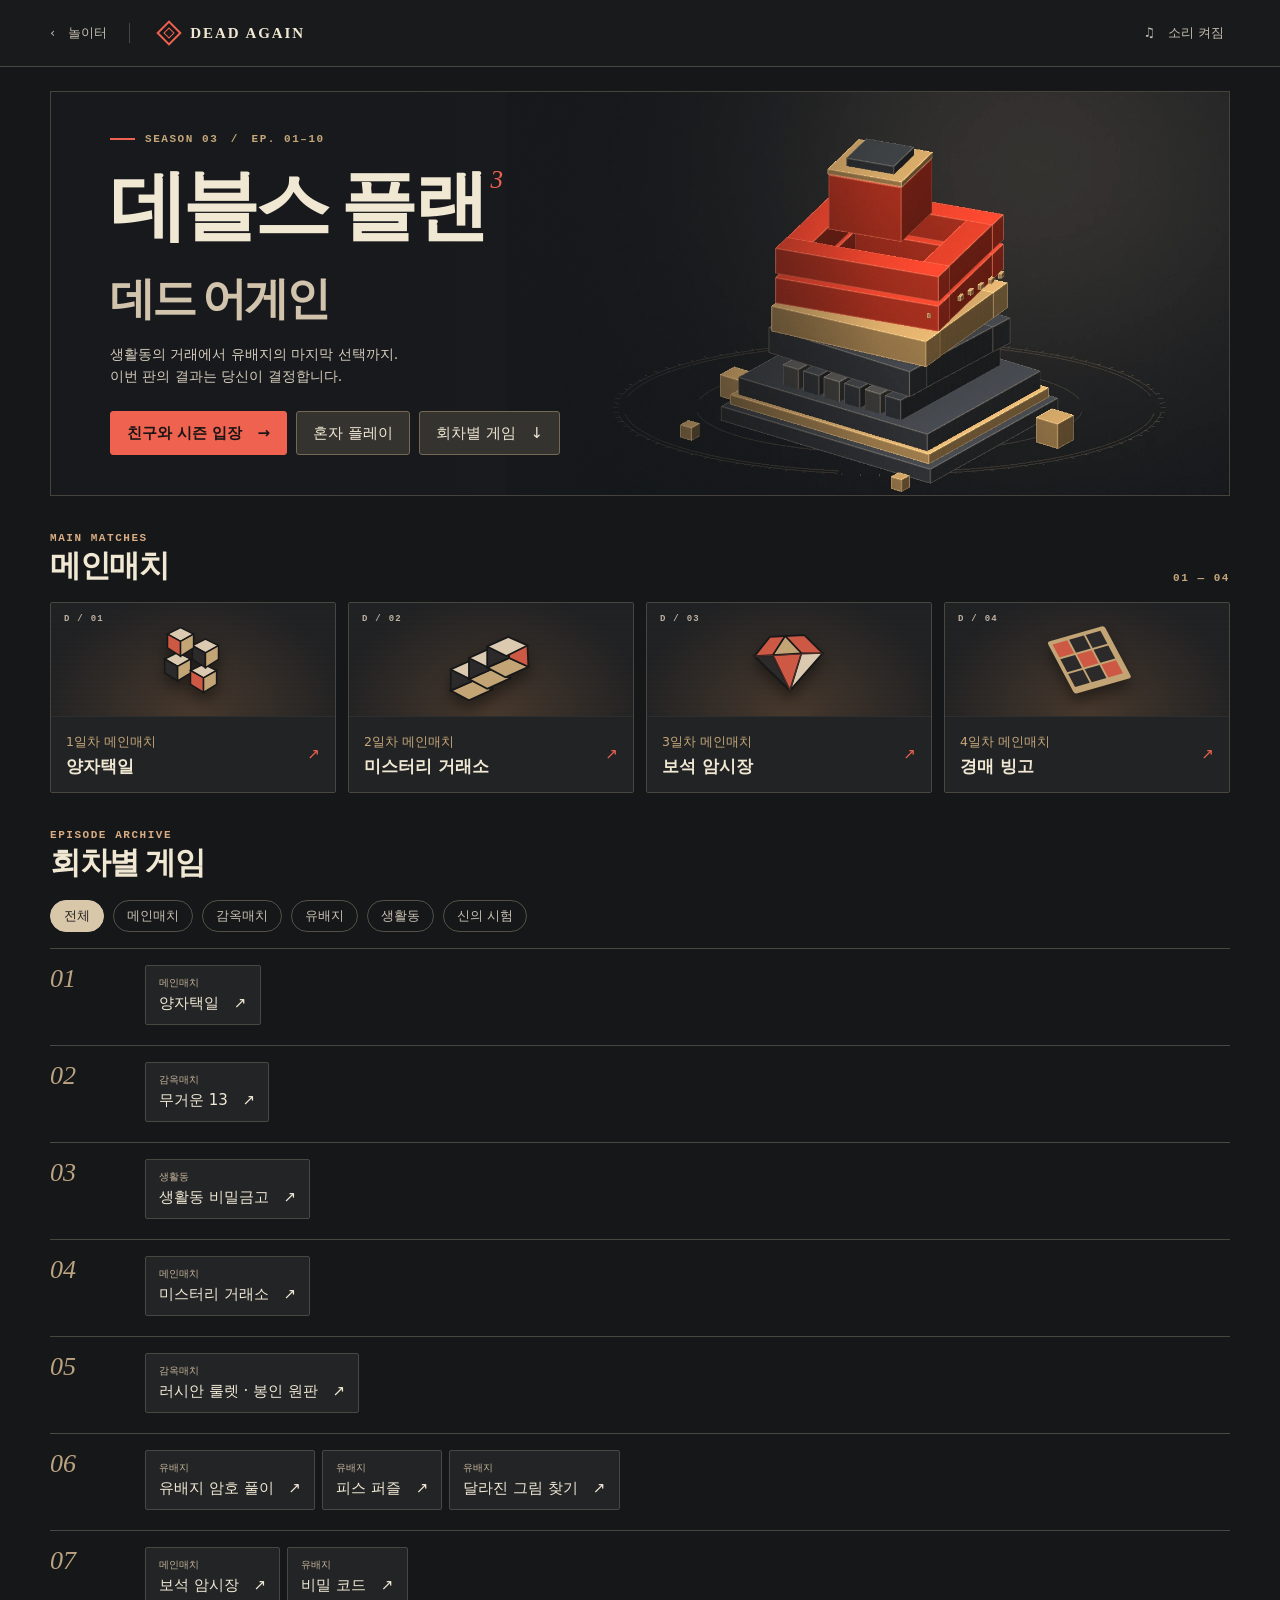
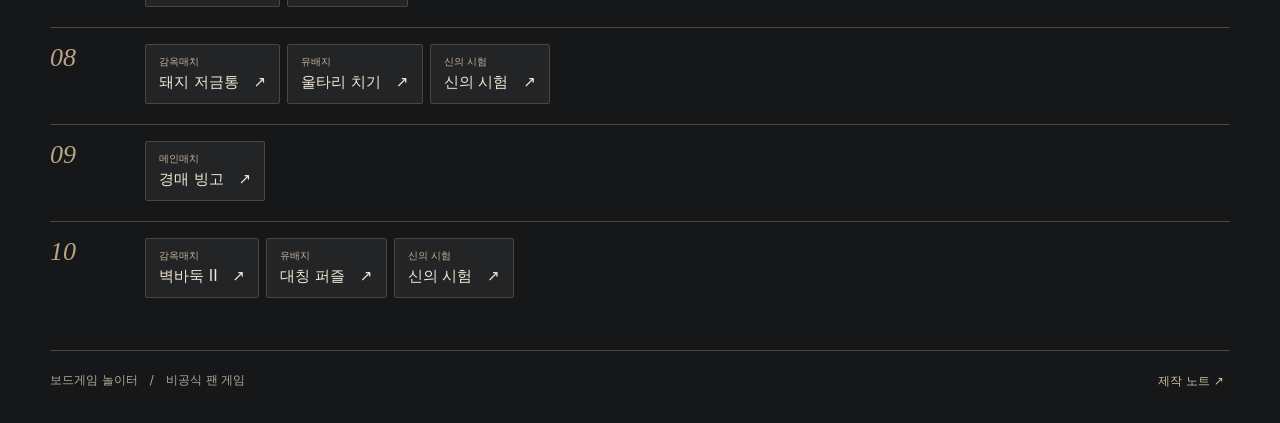
<file: deadagain/index.html>
<!doctype html>
<html lang="ko"><head><meta charset="utf-8"><meta name="viewport" content="width=device-width,initial-scale=1"><meta name="theme-color" content="#18191a"><title>데블스 플랜 3 · 데드 어게인 | 보드게임 놀이터</title><link rel="stylesheet" href="room.css?v=salon1"></head><body>
<header class="top"><div class="top-inner"><a class="return" href="../">‹　놀이터</a><button class="wordmark" data-go="home"><i></i> DEAD AGAIN</button><button id="audio" aria-pressed="true">♫　소리 켜짐</button></div></header>
<main id="app"></main><footer><span>보드게임 놀이터　/　비공식 팬 게임</span><button data-go="credits">제작 노트 ↗</button></footer>
<dialog id="modal"><h2 id="mTitle"></h2><div id="mBody"></div><button id="closeModal" class="minor">닫기</button></dialog>
<script>window.Matches={};</script><script src="early.js"></script><script src="late.js"></script><script src="exile.js"></script><script src="season.js?v=salon1"></script></body></html>
</file>
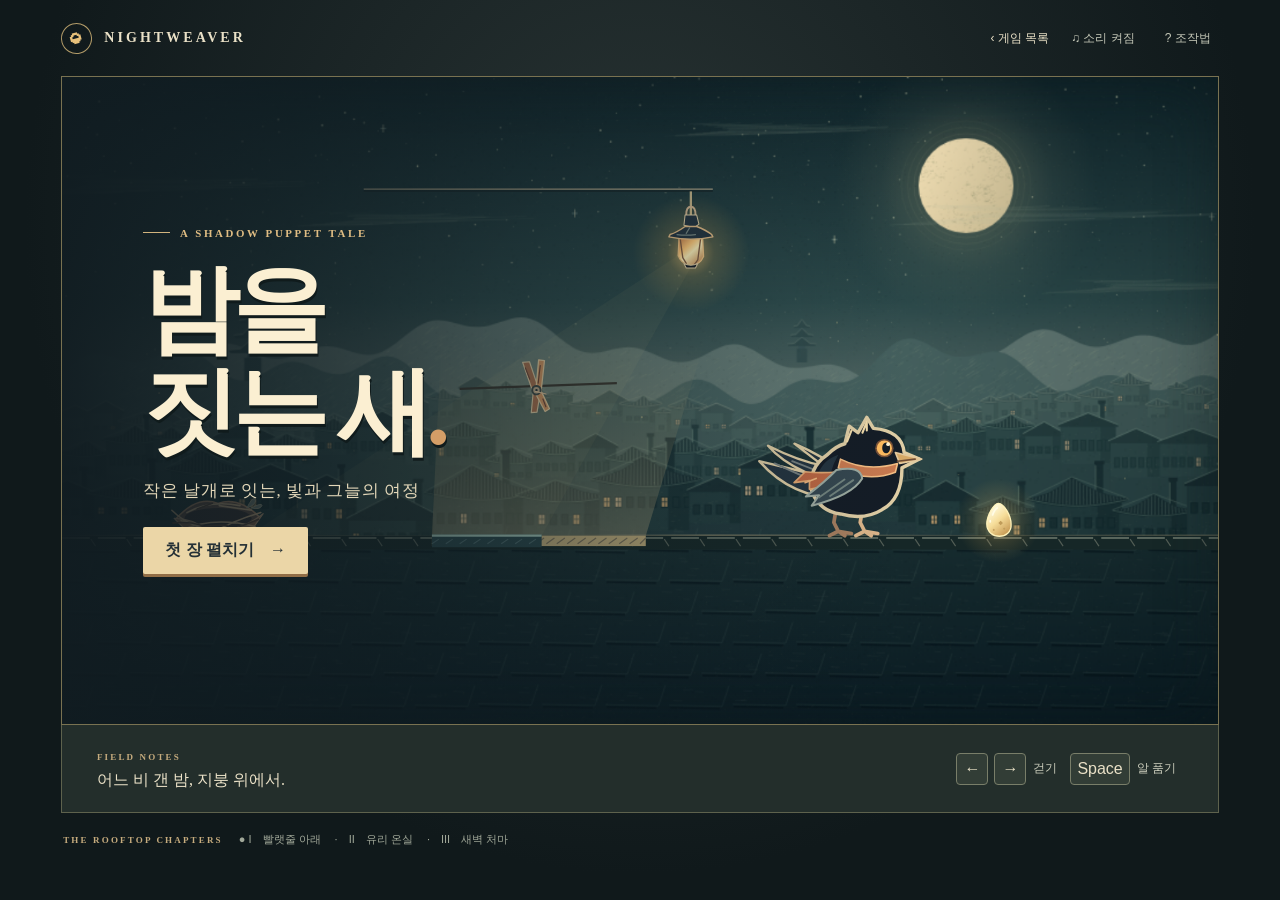
<file: nightweaver/index.html>
<!doctype html><html lang="ko"><meta charset="utf-8"><meta name="viewport" content="width=device-width, initial-scale=1"><meta name="theme-color" content="#101d20"><title>밤을 짓는 새 · Nightweaver</title><link rel="stylesheet" href="style.css">
<body><main><header><div class="brand"><span class="mark">◒</span> NIGHTWEAVER</div><nav><a href="../" style="color:inherit;font-size:12px;text-decoration:none">‹ 게임 목록</a><button id="sound" aria-pressed="true">♫ 소리 켜짐</button><button id="help" aria-label="조작법">? <span>조작법</span></button></nav></header>
<section class="screen" aria-label="밤을 짓는 새 게임 화면"><canvas id="scene" width="1000" height="560" tabindex="0" aria-label="옥상. 방향키로 걷고 위아래 키로 선택한 전등을 움직입니다."></canvas><div class="vignette"></div>
<div id="cover"><div class="overline"><i></i> A SHADOW PUPPET TALE</div><h1>밤을<br>짓는 새<span>.</span></h1><p>작은 날개로 잇는, 빛과 그늘의 여정</p><button class="primary" id="start">첫 장 펼치기　→</button></div>
<div id="hud" hidden><small id="folio"></small><strong id="chapname"></strong></div><div id="toast" role="status"></div><div id="paper"><b></b><p></p><button class="primary" id="next"></button></div></section>
<section class="ledger"><div class="chapter"><span class="en">FIELD NOTES</span><div id="note">어느 비 갠 밤, 지붕 위에서.</div></div><div class="controls"><button data-key="ArrowLeft" aria-label="왼쪽 걷기">←</button><button data-key="ArrowRight" aria-label="오른쪽 걷기">→</button><span>걷기</span><button id="action">Space</button><span id="actLabel">살펴보기</span></div></section>
<div class="foot"><div class="en">THE ROOFTOP CHAPTERS</div><div id="chapters">Ⅰ　빨랫줄　 ·　 Ⅱ　유리 온실　 ·　 Ⅲ　새벽 처마</div><button id="hint" hidden>✧ 깃털 힌트</button><button id="reset">↺ 장 다시 시작</button></div>
<dialog id="manual"><div class="en">FIELD GUIDE</div><h2>그늘을 걷는 법</h2><p>새는 짙은 바닥과 푸른 그림자 위를 걸어요. 밝은 바닥 바로 앞에서는 멈춥니다.</p><p><b>전등</b>을 좌우로 끌어 그림자를 옮기세요. 전등과 그림자는 반대 방향으로 움직여요.</p><p><b>← →</b> 걷기 · 바닥을 누르면 그곳까지 걷기<br><b>↑ ↓</b> 선택한 전등 옮기기 · <b>1 / 2</b> 전등 선택<br><b>Space</b> 또는 동작 버튼으로 알·차양 사용</p><button class="primary" id="close">돌아가기　→</button></dialog>
<script src="art.js"></script><script src="sprites.js"></script><script src="game.js"></script></main></body></html>
</file>
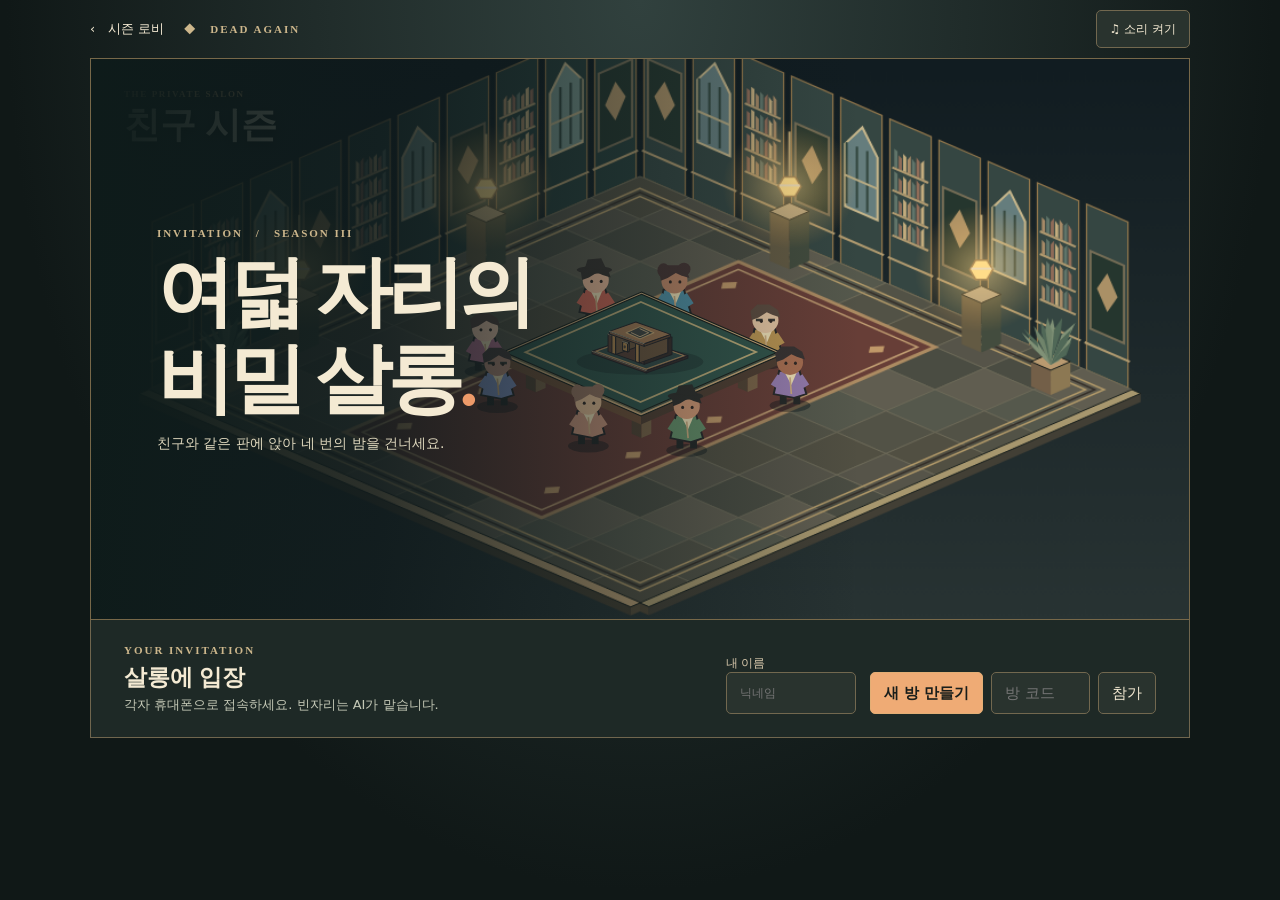
<file: deadagain/salon.html>
<!doctype html>
<html lang="ko">
  <head>
    <meta charset="utf-8" />
    <meta name="viewport" content="width=device-width,initial-scale=1" />
    <meta name="theme-color" content="#121919" />
    <title>데드 어게인 · 친구 시즌</title>
    <link rel="stylesheet" href="salon.css" />
    <link rel="stylesheet" href="choice-table.css?v=1" />
  </head>
  <body>
    <header>
      <a href="./">‹　시즌 로비</a><b>◆　DEAD AGAIN</b
      ><button id="sound" aria-pressed="false">♫ 소리 켜기</button>
    </header>
    <main>
      <section id="theatre">
        <canvas
          id="hall"
          width="960"
          height="510"
          tabindex="0"
          aria-label="게임 살롱. 바닥을 누르거나 방향키로 내 캐릭터를 움직이세요."
        ></canvas>
        <div id="scenehead">
          <small>THE PRIVATE SALON</small>
          <h1 id="title">친구 시즌</h1>
        </div>
        <div id="arrival">
          <small>INVITATION　/　SEASON III</small>
          <h2>여덟 자리의<br />비밀 살롱<span>.</span></h2>
          <p>친구와 같은 판에 앉아 네 번의 밤을 건너세요.</p>
        </div>
        <div id="roomtag" hidden></div>
        <div id="scenehint"></div>
        <button id="camera" hidden aria-pressed="false">⌖ 가까이</button>
      </section>
      <section id="console">
        <div id="entry">
          <div>
            <small>YOUR INVITATION</small>
            <h2>살롱에 입장</h2>
            <p>각자 휴대폰으로 접속하세요. 빈자리는 AI가 맡습니다.</p>
          </div>
          <label
            >내 이름<input id="nickname" maxlength="12" placeholder="닉네임" autocomplete="off"
          /></label>
          <div class="actions">
            <button class="primary" id="create">새 방 만들기</button
            ><input
              id="code"
              maxlength="5"
              placeholder="방 코드"
              autocapitalize="characters"
              autocomplete="off"
              aria-label="방 코드"
            /><button id="join">참가</button>
          </div>
        </div>
        <button id="cancel" hidden>연결 취소</button>
        <div id="status" aria-live="polite"></div>
        <div id="play" hidden>
          <div class="roomtools">
            <button id="invite">초대 링크 복사</button><button id="wave">손 흔들기</button
            ><button id="think">고민 중…</button><button id="leave">나가기</button>
          </div>
          <div id="dossier"></div>
          <div id="radio">
            <div id="transcript" role="log"></div>
            <button id="scope" hidden>귓속말 종료 · 모두에게</button>
            <form id="say">
              <input
                maxlength="90"
                id="message"
                autocomplete="off"
                aria-label="모두에게 할 말"
                placeholder="테이블에 한마디…"
              /><button>보내기</button>
            </form>
          </div>
        </div>
      </section>
    </main>
    <script src="vendor/peerjs.min.js"></script>
    <script>
      window.Matches = {}
      window.RoomBoards = {}
    </script>
    <script src="exile.js"></script>
    <script src="mp-early.js?v=cards1"></script>
    <script src="mp-late.js"></script>
    <script src="mp-side.js"></script>
    <script src="table-art.js"></script>
    <script src="props.js?v=cards1"></script>
    <script src="hall.js"></script>
    <script src="choice-table.js?v=1"></script>
    <script src="salon.js?v=cards1"></script>
  </body>
</html>
</file>
<file: deadagain/room.css>
:root{color-scheme:dark;--ink:#161718;--panel:#232527;--cream:#f1e8d4;--gold:#c5a77a;--line:#494741;--red:#ee624f;--muted:#c3bdb0;--serif:"AppleMyungjo","Batang",Georgia,serif;--sans:"Apple SD Gothic Neo","Malgun Gothic",system-ui,sans-serif}*{box-sizing:border-box}body{margin:0;background:var(--ink);color:var(--cream);font:15px/1.6 var(--sans);word-break:keep-all}button,a{touch-action:manipulation}button,select,input{font:inherit;color:inherit}button{border:0;background:none;cursor:pointer}button:focus-visible,a:focus-visible,summary:focus-visible{outline:2px solid #ffad66;outline-offset:2px}button:disabled{opacity:.44;cursor:default}.top{border-bottom:1px solid #474641;background:#191a1c}.top-inner,main,footer{width:min(1180px,calc(100% - 64px));margin:auto}.top-inner{height:66px;display:flex;align-items:center;gap:24px}.return{color:var(--muted);text-decoration:none;border-right:1px solid var(--line);padding-right:22px;font-size:13px}.wordmark{display:flex;gap:12px;align-items:center;font:700 15px Georgia;letter-spacing:.13em}.wordmark i{display:block;border:2px solid var(--red);width:18px;height:18px;transform:rotate(45deg);box-shadow:inset 0 0 0 3px var(--ink),inset 0 0 0 4px var(--red)}#audio{margin-left:auto;color:var(--muted);font-size:13px}.hero{margin-top:24px;min-height:405px;background:#1b1d20 url(machine.webp) center right/auto 109% no-repeat;position:relative;isolation:isolate;display:flex;align-items:center;padding:40px 5%;border:1px solid #46423d;overflow:hidden}.hero:before{content:'';position:absolute;inset:0;z-index:-1;background:linear-gradient(90deg,#17191c 6%,#17191cf5 28%,#17191c99 45%,transparent 70%)}.eyebrow,.serial,.type,.archive-mark{font:600 11px/1.4 "Courier New",monospace;letter-spacing:.14em;color:var(--gold)}.eyebrow:before{content:'';display:inline-block;height:2px;width:25px;vertical-align:middle;margin-right:10px;background:var(--red)}h1,h2,h3,p{margin:0}h1{font:700 clamp(44px,6vw,82px)/1.07 var(--serif);letter-spacing:-.065em;margin:18px 0 13px}h1 small{font:italic 25px Georgia;color:var(--red);vertical-align:top;letter-spacing:0}h1 em{font-size:.58em;font-style:normal;letter-spacing:-.07em;color:#d1c3ac}.hero p{font-size:14px;color:#d6cbbb;max-width:360px}.hero-actions,.actions,.toolbar,.scoreline,.rack,.filters,.stage-buttons{display:flex;align-items:center;flex-wrap:wrap;gap:9px}.hero-actions{margin-top:23px}.primary,.minor,.actions button,.arena button[data-act],.arena select,.arena input{border:1px solid #756954;border-radius:3px;padding:9px 16px;min-height:42px;color:var(--cream);background:#34332f}.primary{background:var(--red);border-color:var(--red);color:#1a1515;font-weight:800}.primary:hover{background:#ff7b68}.minor:hover,.arena button[data-act]:not(:disabled):hover{border-color:var(--gold);background:#45443c}.archive-head{display:flex;align-items:end;justify-content:space-between;gap:12px;margin:35px 0 15px}.archive-head h2,.lobby h2,.summary h2{font:700 31px/1.3 var(--serif);letter-spacing:-.045em}.type{color:#d9ad83}.muted,.caption{color:var(--muted);font-size:13px}.tile-grid{display:grid;grid-template-columns:repeat(4,1fr);gap:12px}.match-card{text-align:left;border:1px solid #494640;background:linear-gradient(145deg,#2a2a29,#202123);border-radius:2px;overflow:hidden;display:flex;flex-direction:column;align-items:stretch;padding:0;transition:border-color .18s,transform .18s}.match-card:hover{border-color:#b49a73;transform:translateY(-2px)}.ill{position:relative;background:radial-gradient(ellipse at 50% 100%,var(--tint,#47382c),#202123 78%);height:113px;display:grid;place-items:center;overflow:hidden}.ill:after{content:'';position:absolute;inset:0;background:repeating-linear-gradient(0deg,transparent 0px,transparent 4px,#c8bba006 5px)}.ill svg{width:92px;height:84px;filter:drop-shadow(0 8px 7px #0006)}.ill .serial{position:absolute;left:13px;top:10px;color:#bdafa0;font-size:9px}.card-foot{display:flex;align-items:center;justify-content:space-between;padding:12px 15px;background:#222325;border-top:1px solid #ffffff0d}.card-foot b{font-size:17px}.card-foot small{color:var(--gold)}.arrow{color:var(--red)}.index-section{scroll-margin-top:14px}.filters{margin:16px 0}.filters button{color:#c9c1b4;border:1px solid #545047;border-radius:30px;padding:5px 13px;font-size:13px}.filters .on{background:#d9c7aa;color:#222;border-color:#d9c7aa}.ep{display:grid;grid-template-columns:80px 1fr;gap:15px;border-top:1px solid var(--line);align-items:start;padding:15px 0}.ep>strong{font:italic 26px Georgia;color:#bca483}.ep button{margin:1px 7px 5px 0;border:1px solid var(--line);text-align:left;padding:9px 13px;border-radius:2px;background:#222426}.ep button:hover{border-color:var(--gold)}.ep button small{display:block;color:#c5b39a;font-size:10px}.toolbar{margin:18px 0;justify-content:space-between}.toolbar button{color:#e1c8a1;border-bottom:1px solid #6c6051}.arena,.summary,.lobby{max-width:895px;margin:24px auto}.arena-top,.lobby,.summary{padding:26px;border:1px solid var(--line);background:linear-gradient(125deg,#29292b,#202123)}.arena-top{display:flex;justify-content:space-between;align-items:center;gap:10px;border-top:3px solid var(--red)}.arena h1{font-size:clamp(28px,4.4vw,47px);margin:7px 0 0}.arena .boardbody{border:1px solid var(--line);border-top:0;padding:22px;background:#1d1f20;overflow-wrap:anywhere}.boardbody>div+div,.boardbody>section+section,.boardbody p+.actions{margin-top:12px}.boardbody button[data-act]{margin:3px;padding:8px 12px;max-width:100%}.boardbody svg{max-width:100%}.board,.card,.stat{border:1px solid #555247;border-radius:4px;background:#282a29;padding:12px}.grid{display:grid;grid-template-columns:repeat(auto-fit,minmax(75px,1fr));gap:6px}.token{display:inline-block;border:1px solid #746956;background:#39352d;color:#edd9b7;padding:3px 8px;border-radius:4px}.boardbody .selected,.boardbody [aria-pressed=true]{border-color:var(--red)!important}.boardbody .actions{margin-top:10px}.record{padding:12px 15px;border-left:3px solid #ad9273;background:#2c2c29;font-size:14px;margin:14px 0;white-space:pre-line}.lobby p,.summary p{margin:12px 0;color:var(--muted)}.lobby .hero-actions,.summary .hero-actions{margin-top:16px}.scoreline{margin:14px 0;gap:15px}.scoreline b{font:700 29px Georgia;color:var(--gold)}.docket{border-collapse:collapse;width:100%;font-size:14px}.docket td,.docket th{text-align:left;padding:8px 6px;border-bottom:1px solid var(--line)}.docket th{color:var(--gold)}.stage-buttons{margin-top:16px}.svg-icon{color:#cba581}footer{border-top:1px solid var(--line);margin:32px auto 0;padding:20px 0 30px;display:flex;justify-content:space-between;font-size:12px;color:#b1a998}footer button{color:#cebd9e}dialog{width:min(560px,92%);max-height:82svh;overflow:auto;border:1px solid #9e8664;background:#242527;color:var(--cream);padding:24px;box-shadow:0 20px 90px #000a}dialog h2{font:700 26px var(--serif);margin-bottom:12px}dialog p{margin:10px 0}dialog::backdrop{background:#0c0d0ec9}dialog a{color:#f3b78a}dialog .minor{margin-top:12px}.hide{display:none!important}
@media(max-width:720px){.top-inner,main,footer{width:calc(100% - 24px)}.top-inner{height:54px;gap:10px}.return{padding-right:10px}.wordmark{font-size:12px}.hero{min-height:345px;padding:28px 18px;margin-top:12px;background-size:auto 100%;background-position:calc(50% + 108px) center}.hero:before{background:linear-gradient(90deg,#181a1cf7,#181a1ccb 38%,#181a1c24 85%)}.hero p{max-width:225px}.hero .eyebrow{font-size:9px}.hero h1{font-size:46px}.tile-grid{grid-template-columns:1fr 1fr;gap:8px}.ill{height:85px}.ill svg{height:69px}.archive-head{margin:24px 0 11px}.archive-head h2{font-size:25px}.card-foot{padding:8px 10px}.card-foot b{font-size:15px}.ep{grid-template-columns:48px 1fr;gap:5px}.ep>strong{font-size:20px}.arena-top,.lobby,.summary,.arena .boardbody{padding:13px}.arena{margin-top:12px}.boardbody button[data-act]{padding:7px 8px}.hero-actions{gap:6px}.top #audio{font-size:12px}.actions{gap:4px}.board{padding:8px}}
.door-options{display:grid;grid-template-columns:1fr 1fr;gap:16px;margin:22px 0}.door{min-height:125px;border:1px solid #985d4c;box-shadow:inset 0 0 0 9px #1c1d1e,inset 0 0 0 10px #987956;padding:32px 14px 16px;color:#f5e5c9;font:700 19px var(--serif)}.red-door{background:linear-gradient(130deg,#873e35,#372826)}.blue-door{background:linear-gradient(130deg,#385767,#202a2e)}.stat{display:inline-block;padding:3px 8px;margin:2px 1px}.boardbody .stat b{color:#e8c395}.boardbody button.choice{min-height:42px}.arena .board>p{margin:.65em 0}.arena .board .caption{line-height:1.65}

.salon-entry{display:inline-block;text-decoration:none;border-radius:3px}.hero-actions{position:relative}
</file>
<file: nightweaver/style.css>
*{box-sizing:border-box}html{color-scheme:dark}body{margin:0;color:#eae1c7;background:radial-gradient(ellipse at 50% 25%,#283333,#10191b 68%);font-family:"Apple SD Gothic Neo","Malgun Gothic",sans-serif;min-height:100svh}main{max-width:1260px;margin:auto;padding:0 clamp(12px,4vw,62px) 25px}header,.foot,.ledger,nav,.controls,.brand{display:flex;align-items:center}header{justify-content:space-between;height:76px}.brand,.en,.overline,#folio{font: bold 11px Georgia,serif;letter-spacing:.24em}.brand{gap:12px;letter-spacing:.22em;font-size:14px}.mark{display:inline-grid;place-items:center;width:31px;height:31px;border:1px solid #b29b68;color:#e8c17b;transform:rotate(-15deg);font-size:23px;border-radius:50%}button{font:inherit;cursor:pointer;color:inherit;border:none;background:transparent}button:focus-visible,canvas:focus-visible{outline:2px solid #f4d595;outline-offset:-3px}nav{gap:14px}nav button,.foot button{font-size:12px;color:#c4c7b7;padding:8px}.screen{position:relative;border:1px solid #797251;background:#18373a;isolation:isolate;overflow:hidden}canvas{width:100%;display:block;touch-action:none;aspect-ratio:1000/560}.vignette{position:absolute;inset:0;pointer-events:none;box-shadow:inset 0 0 60px #101a1c77}#cover{position:absolute;inset:0;display:flex;flex-direction:column;align-items:flex-start;justify-content:center;padding-left:7%;background:linear-gradient(90deg,#111c21ed 0%,#111c2160 42%,transparent 73%);pointer-events:none}#cover button{pointer-events:auto}.overline{color:#e0bd83;display:flex;align-items:center;gap:10px;font-size:clamp(8px,.85vw,12px)}.overline i{width:27px;height:1px;background:#d2b47e}h1{font:600 clamp(48px,7.5vw,108px)/1.06 "Nanum Myeongjo","AppleMyungjo","Batang",serif;letter-spacing:-.075em;margin:20px 0 8px;color:#fbefd2;text-shadow:1px 3px #101b1c}h1 span{color:#d49e67}#cover p{font:clamp(12px,1.3vw,18px) Georgia,serif;color:#e3d7b9;letter-spacing:.04em;margin:10px 0 25px}.primary{background:#ebd6a7;color:#243036;padding:13px 22px;font-weight:750;border-radius:2px;box-shadow:0 3px 0 #916e47}.primary:hover{background:#ffebbd}#hud{position:absolute;top:4%;left:3%;background:#132728db;border-left:2px solid #bd9b65;padding:9px 14px;pointer-events:none}#folio{display:block;color:#d5bf93;font-size:9px}#chapname{display:block;font:600 21px Georgia,serif;margin-top:3px}#toast{position:absolute;bottom:6%;left:50%;transform:translateX(-50%);width:max-content;max-width:92%;text-align:center;background:#112323ee;border:1px solid #8c896b;padding:9px 16px;font-size:14px;pointer-events:none}#toast:empty{display:none}.ledger{min-height:88px;border:1px solid #5e624d;border-top:0;background:#232e2b;padding:14px 3%;gap:12px;justify-content:space-between}.chapter .en,.foot .en{color:#c6ac7e;font-size:9px}.chapter div{font:16px/1.5 Georgia,serif;margin-top:4px}.controls{gap:6px;white-space:nowrap}.controls button{border:1px solid #797e69;min-width:32px;height:32px;border-radius:4px;background:#323d36;touch-action:none;user-select:none}.controls span{font-size:12px;color:#cccebd;margin:0 7px 0 1px}.foot{padding:19px 2px;gap:16px;color:#a1a899;font-size:11px}.foot button{margin-left:auto}#paper,dialog{border:1px solid #a59770;background:#17282a;color:#f2e6c6;box-shadow:0 18px 65px #061012aa;padding:28px;text-align:center}#paper{display:none;position:absolute;left:50%;top:50%;transform:translate(-50%,-50%);width:min(370px,88%)}#paper b,h2{font:600 29px Georgia,serif}#paper p,dialog p{font-size:14px;line-height:1.7;white-space:pre-line}dialog{max-width:min(420px,90%);text-align:left}dialog::backdrop{background:#061014b8}dialog .en{color:#d3b278}[hidden]{display:none!important}@media(max-width:700px){main{padding:0 8px}header{height:53px}.brand{font-size:12px}.ledger{align-items:flex-start;flex-direction:column;padding:12px}.controls{align-self:flex-end}.foot{flex-wrap:wrap;gap:6px}.foot .en{display:none}#cover p{margin:5px 0 10px}h1{font-size:clamp(34px,9vw,55px);margin:8px 0 2px}.primary{padding:8px 14px}#toast{font-size:11px;padding:5px 8px}#hud{padding:4px 8px}#chapname{font-size:15px}#paper{padding:12px}.controls button{min-width:44px;height:42px}}
@media(max-height:540px) and (orientation:landscape){main{width:min(100%,calc((100svh - 62px)*1.79));padding:0}header{height:30px}nav button{font-size:10px;padding:2px}.brand{font-size:10px}.mark{height:19px;width:19px;font-size:15px}.ledger{padding:3px 7px;min-height:32px;flex-direction:row}.chapter .en,.foot{display:none}.chapter div{font-size:10px;margin:0}.controls{gap:2px}.controls button{height:27px;min-width:27px}.controls span{font-size:9px}.screen{border-width:1px}}
#hint{margin-left:auto}#hint:not([hidden])+#reset{margin-left:0}.controls .ready{background:#ebd6a7;color:#26332f;box-shadow:0 0 15px #dcb77b66}.controls .ready+span{color:#f5d9a1}
</file>
<file: deadagain/salon.css>
* {
  box-sizing: border-box;
}
html {
  color-scheme: dark;
  --gold: #e8c690;
  --ink: #172120;
  --cream: #f4ead3;
}
body {
  margin: 0;
  background: radial-gradient(ellipse at top, #31413e, #101817 70%);
  color: var(--cream);
  font:
    15px/1.5 'Apple SD Gothic Neo',
    'Malgun Gothic',
    system-ui,
    sans-serif;
  min-height: 100svh;
  word-break: keep-all;
}
main,
header {
  width: min(calc(100% - 36px), 1100px);
  margin: auto;
}
header {
  display: flex;
  align-items: center;
  gap: 20px;
  height: 58px;
}
header b,
small {
  font:
    700 11px/1.5 Georgia,
    serif;
  letter-spacing: 0.18em;
  color: #cdb78c;
}
header a {
  color: var(--cream);
  font-size: 13px;
  text-decoration: none;
}
button,
input {
  font: inherit;
  color: inherit;
  border: 1px solid #72684f;
  border-radius: 5px;
  background: #29332e;
  padding: 9px 13px;
  min-height: 42px;
}
button {
  cursor: pointer;
  touch-action: manipulation;
}
button:hover {
  border-color: #f3c77b;
}
button:disabled {
  opacity: 0.48;
  cursor: default;
}
button:focus-visible,
input:focus-visible,
canvas:focus-visible {
  outline: 2px solid #ffc971;
}
header button {
  margin-left: auto;
  font-size: 12px;
  min-height: 32px;
}
.primary {
  background: #efab75;
  color: #191e1b;
  border-color: #e3ae75;
  font-weight: 800;
}
#theatre {
  position: relative;
  isolation: isolate;
  border: 1px solid #776849;
  overflow: hidden;
  background: #172222;
}
#hall {
  width: 100%;
  display: block;
  aspect-ratio: 960/490;
  touch-action: manipulation;
}
#scenehead,
#arrival,
#roomtag,
#scenehint {
  position: absolute;
  pointer-events: none;
}
#scenehead {
  top: 4%;
  left: 3%;
  text-shadow: 0 3px 8px #000;
}
#scenehead small {
  font-size: 9px;
  color: #f3c38b;
}
h1,
h2,
h3,
p {
  margin: 0;
}
h1,
h2,
h3 {
  font-family: 'AppleMyungjo', Batang, Georgia, serif;
}
h1 {
  font-size: clamp(20px, 3vw, 36px);
  line-height: 1.2;
}
#arrival {
  inset: 0;
  display: flex;
  flex-direction: column;
  justify-content: center;
  align-items: start;
  padding-left: 6%;
  background: linear-gradient(90deg, #0e1b1afc, #0e191bd1 26%, transparent 70%);
}
#arrival h2 {
  font-size: clamp(42px, 6vw, 78px);
  line-height: 1.13;
  margin: 9px 0;
  letter-spacing: -0.065em;
}
#arrival span {
  color: #ed9a69;
}
#arrival p {
  font-size: 14px;
  color: #ded7bd;
}
#roomtag {
  right: 3%;
  top: 4%;
  background: #121c1bdb;
  border: 1px solid #88714d;
  padding: 6px 11px;
  border-radius: 4px;
  font-size: 13px;
  letter-spacing: 0.12em;
}
#scenehint {
  bottom: 8px;
  left: 50%;
  transform: translateX(-50%);
  width: max-content;
  max-width: 95%;
  text-align: center;
  font-size: 12px;
  color: #f1e8cb;
  background: #101a18da;
  border-radius: 10px;
  padding: 2px 10px;
}
#scenehint:empty {
  display: none;
}
#console {
  padding: 18px 3%;
  background: #1e2926;
  border: 1px solid #70664e;
  border-top: 0;
  margin-bottom: 36px;
}
#entry {
  display: flex;
  gap: 14px;
  align-items: end;
  flex-wrap: wrap;
}
#entry > div:first-child {
  margin-right: auto;
}
#entry p,
.sub {
  font-size: 13px;
  color: #c4c8b6;
}
#entry label {
  font-size: 12px;
  color: #d8c8ac;
}
#entry label input {
  display: block;
  width: 130px;
}
#code {
  width: 99px;
  text-transform: uppercase;
}
#status {
  color: #f7c38d;
  margin: 5px 0;
  font-size: 13px;
  white-space: pre-line;
}
.actions,
.roomtools,
.decisions {
  display: flex;
  gap: 8px;
  flex-wrap: wrap;
  align-items: center;
}
.roomtools {
  border-bottom: 1px solid #50574a;
  padding-bottom: 10px;
  margin-bottom: 12px;
}
.roomtools button {
  font-size: 13px;
  min-height: 36px;
  padding: 5px 10px;
}
.roomtools #leave {
  margin-left: auto;
}
#dossier h2 {
  font-size: 24px;
  margin: 5px 0;
}
.seats {
  display: flex;
  flex-wrap: wrap;
  gap: 6px;
  margin: 12px 0;
}
.seat {
  display: inline-flex;
  align-items: center;
  gap: 5px;
  border: 1px solid #526054;
  padding: 3px 8px;
  font-size: 12px;
  border-radius: 20px;
}
.seat i {
  background: var(--color);
  width: 10px;
  height: 10px;
  border-radius: 50%;
}
.seat.me {
  border-color: #d9b375;
}
.desk {
  display: grid;
  grid-template-columns: minmax(160px, 0.8fr) minmax(220px, 1.4fr);
  gap: 12px;
  align-items: start;
}
.tray {
  padding: 12px;
  border: 1px solid #626552;
  background: linear-gradient(125deg, #31423b, #24332e);
  border-radius: 6px;
}
.brief {
  white-space: pre-line;
  line-height: 1.6;
}
.decisions {
  padding: 9px 0;
}
.decisions button {
  background: linear-gradient(145deg, #efe3bf, #d0b990);
  color: #292a23;
  border: 1px solid #e3cd98;
  border-bottom: 4px solid #937852;
  min-width: 54px;
  max-width: 100%;
  font-weight: 650;
  box-shadow: 0 3px 5px #101b1766;
}
.decisions button:hover {
  transform: translateY(-1px);
}
.decisions button:active {
  transform: translateY(1px);
}
.slate {
  display: grid;
  gap: 3px;
  margin: 8px auto;
  max-width: 420px;
  grid-template-columns: repeat(var(--cols), minmax(0, 1fr));
}
.slate span,
.slate button {
  font-size: clamp(10px, 2.5vw, 16px);
  text-align: center;
  align-content: center;
  min-height: 32px;
  padding: 3px;
  overflow-wrap: anywhere;
  background: #47594d;
  color: #f6eacf;
  border: 1px solid #83917a;
  border-radius: 3px;
}
.slate button {
  background: linear-gradient(140deg, #aa8c61, #d0b585);
  color: #262c27;
  font-weight: 700;
}
.medal {
  font: 700 25px Georgia;
  color: var(--gold);
}
details {
  margin: 8px 0;
  font-size: 13px;
  color: #d5d4bf;
}
summary {
  cursor: pointer;
}
#radio {
  border-top: 1px solid #535c4d;
  padding-top: 12px;
  margin-top: 15px;
}
#transcript {
  max-height: 85px;
  overflow: auto;
  font-size: 13px;
  color: #d1cfbd;
}
#say {
  display: flex;
  gap: 6px;
  margin-top: 8px;
}
#say input {
  flex: 1;
  min-width: 0;
}
.history {
  margin: 5px 0;
  color: #d4c09c;
  font-size: 13px;
}
.history b {
  color: #efe5c8;
}
button[hidden],
[hidden] {
  display: none !important;
}
@media (max-width: 670px) {
  main,
  header {
    width: calc(100% - 12px);
  }
  header {
    height: 44px;
    gap: 8px;
  }
  header b {
    font-size: 10px;
  }
  .desk {
    grid-template-columns: 1fr;
  }
  .roomtools {
    gap: 5px;
  }
  #hall {
    aspect-ratio: 1.27;
  }
  #arrival p {
    font-size: 11px;
  }
  #arrival h2 {
    font-size: 44px;
  }
  #roomtag {
    font-size: 11px;
  }
  #console {
    padding: 10px;
  }
  #entry {
    align-items: start;
    gap: 8px;
  }
  #entry > div:first-child {
    width: 100%;
  }
  #entry label {
    width: 100%;
  }
  #entry label input {
    width: 100%;
  }
  .decisions {
    gap: 5px;
  }
  .decisions button {
    min-height: 44px;
    padding: 7px 10px;
  }
  #scenehint {
    font-size: 10px;
  }
  #scenehead small {
    font-size: 8px;
  }
  .tray {
    padding: 9px;
  }
}
#camera {
  position: absolute;
  right: 2%;
  bottom: 8%;
  padding: 4px 8px;
  min-height: 32px;
  background: #17241fe6;
  border-color: #85775a;
  font-size: 12px;
}
.handhead {
  display: flex;
  align-items: center;
  gap: 9px;
  margin-bottom: 10px;
}
.handhead b,
.handhead small {
  display: block;
}
.portrait {
  display: inline-block;
  background-image: url(portraits.webp);
  background-size: 400% 200%;
  width: 47px;
  height: 47px;
  border: 1px solid #c7a774;
  border-radius: 6px;
}
.decisions svg {
  display: block;
  margin: auto;
  width: 50px;
  height: 32px;
}
.decisions button:has(svg) {
  min-width: 72px;
  padding: 5px 10px;
  font-size: 13px;
}
.slate svg {
  display: block;
  width: 100%;
  max-height: 65px;
}
.slate .facecard,
.slate .backcard {
  display: grid;
  place-items: center;
  min-height: 42px;
  font: 700 18px Georgia;
  font-style: normal;
}
.facecard {
  background: #e9dabe;
  color: #29262a;
  border: 2px solid #e6cea4;
}
.facecard.red {
  color: #a43a30;
}
.backcard {
  background: repeating-linear-gradient(45deg, #73554b 0 3px, #886456 4px 6px);
  border: 2px double #e4c394;
  color: #fff2d2;
}
.slate.wall small,
.slate.wall b {
  display: block;
  font-size: 10px;
}
.slate.wall span,
.slate.wall button {
  padding: 1px;
  min-height: 30px;
}
.slate.wall b {
  font-size: 12px;
}
.seat {
  min-height: 34px;
}
.seat.me {
  background: #4a4634;
}
.roomtools button:active,
.decisions button:active {
  filter: brightness(1.15);
}
.seats {
  display: grid;
  grid-template-columns: repeat(4, minmax(0, 1fr));
  gap: 6px;
}
.seat {
  min-width: 0;
  text-align: left;
  border-radius: 5px;
  padding: 4px;
  gap: 7px;
  background: #24312c;
}
.seat .portrait {
  background-image: url(portraits.webp);
  background-size: 400% 200%;
  border-radius: 3px;
  width: 38px;
  height: 38px;
  flex: none;
}
.seat b,
.seat small {
  display: block;
  overflow: hidden;
  text-overflow: ellipsis;
  white-space: nowrap;
}
.seat span {
  min-width: 0;
}
.seat small {
  font: 10px/1.4 system-ui;
  color: #d6c49e;
  letter-spacing: 0;
}
.desk details .seats {
  grid-template-columns: repeat(2, minmax(0, 1fr));
}
@media (max-width: 670px) {
  .seat {
    gap: 4px;
  }
  .seat .portrait {
    width: 29px;
    height: 34px;
  }
  .seat b {
    font-size: 11px;
  }
}
@media (max-width: 370px) {
  .seats {
    grid-template-columns: repeat(2, minmax(0, 1fr));
  }
}
</file>
<file: deadagain/choice-table.css>
/* The match takes over the room while the salon and its chat remain reachable. */
.ct-active main,
.ct-active body > header {
  max-width: 850px;
}
.ct-active:not(.ct-salon-open) #theatre {
  display: none;
}
.ct-active #console {
  padding: 0;
  background: #111c1b;
  border: 1px solid #625544;
}
.ct-active #play {
  display: flex;
  flex-direction: column;
}
.ct-active #dossier {
  order: -1;
}
.ct-active #radio,
.ct-active .roomtools {
  margin: 12px 16px;
}
.ct-active #status:not(:empty) {
  padding: 8px 14px;
}
.ct {
  --brass: #d8b87c;
  --subtle: #c8c4ab;
  --card-ink: #1c302b;
  padding: clamp(12px, 3vw, 25px);
  color: #fbefd6;
  background: radial-gradient(ellipse at 30% -35%, #405348 0%, #1b2925 50%, #15221f 82%);
  overflow: hidden;
  border-bottom: 1px solid #846e4e;
}
.ct .ct-head {
  display: flex;
  align-items: center;
  width: auto;
  height: auto;
  gap: 12px;
  margin: 0;
}
.ct-eyebrow,
.ct-round,
.ct-score {
  color: var(--brass);
  font-size: 12px;
  font-weight: 700;
  letter-spacing: 0.08em;
}
#dossier .ct-head h2 {
  font-size: clamp(30px, 5vw, 48px);
  margin: 0;
  line-height: 1.16;
  letter-spacing: -0.065em;
}
.ct-round {
  margin-left: auto;
  white-space: nowrap;
  font-family: Georgia, serif;
}
.ct-head .ct-salon {
  margin: 0;
  padding: 6px 10px;
  border-color: #6e715c;
  font-size: 12px;
  background: #263630;
}
.ct-lead {
  display: flex;
  align-items: baseline;
  justify-content: space-between;
  margin: 14px 0 7px;
  border-top: 1px solid #7d78524f;
  padding-top: 8px;
}
.ct-mission {
  font-size: 19px;
  font-family: Georgia, 'AppleMyungjo', Batang, serif;
}
.ct-score {
  font-size: 12px;
}
.ct-arena {
  position: relative;
  isolation: isolate;
  margin: 0 auto;
  width: 100%;
  max-width: 660px;
  padding: 5px 1px;
  user-select: none;
}
.ct-rim {
  padding: 8px;
  border-radius: 32% / 25%;
  background: linear-gradient(
    165deg,
    #e2c790 1%,
    #a48758 4%,
    #372a26 6%,
    #705345 16%,
    #50382e 48%,
    #281f1d 73%,
    #a37c4d 98%
  );
  border: 1px solid #ab8e63;
  box-shadow:
    inset 0 0 0 2px #322824,
    0 7px 10px #030c0a96;
}
.ct-felt {
  position: relative;
  height: clamp(253px, 42svh, 345px);
  overflow: hidden;
  isolation: isolate;
  border: 2px solid #937b50;
  border-radius: inherit;
  background:
    repeating-linear-gradient(124deg, #fff1 0 0.3px, transparent 0.5px 3px),
    radial-gradient(ellipse at 44% 36%, #45675a, #2d5043 52%, #142d27 100%);
  box-shadow: inset 0 3px 13px #091d18;
}
.ct-ring {
  position: absolute;
  inset: 4%;
  border-radius: inherit;
  border: 1px solid #c7ae775c;
  box-shadow:
    0 0 0 3px #294338,
    inset 0 0 0 3px #294338,
    inset 0 0 0 4px #c7ae773f;
  pointer-events: none;
}
.ct-drop {
  position: absolute;
  z-index: 2;
  left: 50%;
  top: 50%;
  transform: translate(-50%, -50%);
  width: 44%;
  height: 31%;
  display: grid;
  align-content: center;
  justify-items: center;
  gap: 1px;
  background: radial-gradient(ellipse, #274338, #203b3100 76%);
  border: 1px dashed #e2c79a80;
  border-radius: 50%;
  color: #f6e2b6;
  padding: 0;
  line-height: 1.2;
}
.ct-drop:disabled {
  opacity: 1;
  cursor: default;
}
.ct-drop i {
  font: 22px/1 Georgia;
  font-style: normal;
  color: #e9c880;
}
.ct-drop b {
  font:
    700 clamp(14px, 3.2vw, 22px) Georgia,
    'AppleMyungjo',
    serif;
}
.ct-drop span {
  font-size: 11px;
  color: #dfd4b3;
  letter-spacing: 0.025em;
}
.ct-picked .ct-drop,
.ct-dragging .ct-drop {
  border-style: solid;
  border-color: #f4da96;
  box-shadow: 0 0 0 4px #efd08021;
}
.ct-over .ct-felt {
  outline: 3px solid #f2d19b;
  outline-offset: -3px;
}
.ct-seat {
  position: absolute;
  left: var(--x);
  top: var(--y);
  transform: translate(-50%, -50%);
  display: grid;
  justify-items: center;
  gap: 2px;
  width: 22%;
  pointer-events: none;
}
.ct-place-0 {
  --x: 50%;
  --y: 81%;
}
.ct-place-1 {
  --x: 23%;
  --y: 78%;
}
.ct-place-2 {
  --x: 12%;
  --y: 49%;
}
.ct-place-3 {
  --x: 23%;
  --y: 20%;
}
.ct-place-4 {
  --x: 50%;
  --y: 17%;
}
.ct-place-5 {
  --x: 77%;
  --y: 20%;
}
.ct-place-6 {
  --x: 88%;
  --y: 49%;
}
.ct-place-7 {
  --x: 77%;
  --y: 78%;
}
.ct-pocket {
  position: relative;
  width: clamp(25px, 6.8vw, 36px);
  aspect-ratio: 5/7;
  border: 1px dashed #cab98d7d;
  border-radius: 4px;
  perspective: 320px;
}
.ct-self .ct-pocket {
  border-color: #e9d294;
}
.ct-turn,
.ct-turn i {
  position: absolute;
  inset: 0;
  border-radius: 3px;
}
.ct-turn {
  transform-style: preserve-3d;
  opacity: 0;
  transform: translateY(-9px) rotate(-9deg);
  transition:
    opacity 0.22s,
    transform 0.35s cubic-bezier(0.18, 0.77, 0.26, 1.18);
}
.ct-placed .ct-turn {
  opacity: 1;
  transform: translateY(0) rotate(0);
}
.ct-turn i,
.ct-card {
  background-image: url(choice-deck.svg);
  background-size: 300% 100%;
  background-repeat: no-repeat;
}
.ct-turn i {
  backface-visibility: hidden;
  -webkit-backface-visibility: hidden;
  box-shadow: 0 2px 5px #06161099;
}
.ct-back {
  background-position: 100% 0;
}
.ct-face {
  display: grid;
  align-content: center;
  text-align: center;
  transform: rotateY(180deg);
  font:
    bold 15px/1 Georgia,
    serif;
  font-style: normal;
  color: #fff6d9;
  text-shadow: 0 1px 3px #111;
  background-color: #244337;
}
.ct-open .ct-turn {
  transform: rotateY(180deg);
  transition: transform 0.66s cubic-bezier(0.22, 0.72, 0.25, 1);
}
.ct-face.ct-a,
.ct-face.ct-b {
  align-content: end;
  padding-bottom: 4px;
}
.ct-a {
  background-position: 0% 0;
}
.ct-b {
  background-position: 50% 0;
}
.ct-face.ct-n {
  background-image: none;
  background-color: #eee1c5;
  color: #382a29;
  text-shadow: none;
  font-size: 12px;
  overflow-wrap: anywhere;
}
.ct-tag {
  display: flex;
  align-items: center;
  gap: 3px;
  max-width: 100%;
  color: #ede7d2;
  padding: 2px 4px 2px 2px;
  background: #122c24e6;
  border: 1px solid #8176536b;
  border-radius: 10px;
  font-size: 11px;
  line-height: 1.1;
}
.ct-tag span {
  overflow: hidden;
  text-overflow: ellipsis;
  white-space: nowrap;
}
.ct-tag .portrait {
  flex: none;
  width: 16px;
  height: 16px;
  border-radius: 50%;
  border-color: #ab9466;
}
.ct-self .ct-tag {
  background: #e6cd91;
  color: #273327;
  font-weight: 800;
}
.ct-work {
  max-width: 660px;
  margin: 9px auto 0;
  text-align: center;
  font-size: 14px;
  color: #e4dfc8;
  line-height: 1.45;
}
.ct-work:empty {
  display: none;
}
.ct-work p {
  margin: 8px 0;
}
.ct-work .slate {
  max-width: 390px;
}
.ct-work .slate.choice svg {
  max-height: 47px;
}
.ct-work .slate span:has(.facecard),
.ct-work .slate button:has(.backcard) {
  padding: 2px;
  background: transparent;
  border: 0;
}
.ct-work .slate .facecard,
.ct-work .slate .backcard {
  border-radius: 4px;
  min-height: 50px;
}
.ct-work .slate .backcard {
  background-image: url(choice-deck.svg);
  background-size: 300% 100%;
  background-position: right;
  text-shadow: 0 1px 4px #000;
  font-size: 16px;
}
.ct[data-step='turf'] .slate span,
.ct[data-step='turf'] .slate button {
  min-height: 40px;
}
.ct-actions {
  display: flex;
  flex-wrap: wrap;
  gap: 7px;
  justify-content: center;
}
.ct-handarea {
  margin-top: 12px;
  text-align: center;
}
.ct-instruction {
  font-size: 13px;
  color: #ded4b6;
  margin: 5px 0 8px;
  min-height: 20px;
}
.ct-hand {
  display: flex;
  justify-content: center;
  gap: clamp(8px, 2.5vw, 17px);
  align-items: end;
  padding: 4px 0 8px;
}
.ct-hand:empty {
  display: none;
}
.ct-card {
  width: clamp(86px, 23vw, 115px);
  aspect-ratio: 5/7;
  position: relative;
  border-radius: 6px;
  border: 1px solid #c1a875;
  box-shadow: 0 5px 8px #0c1110a8;
  cursor: grab;
  padding: 0;
  user-select: none;
  -webkit-user-select: none;
  -webkit-touch-callout: none;
  touch-action: none;
  transition:
    transform 0.15s,
    box-shadow 0.15s;
}
.ct-card.ct-a {
  transform: rotate(-4deg);
}
.ct-card.ct-b {
  transform: rotate(4deg);
}
.ct-card i {
  position: absolute;
  top: 6%;
  left: 10%;
  font:
    bold clamp(15px, 4vw, 22px) Georgia,
    serif;
  color: #4a3326;
}
.ct-card.ct-b i {
  color: #f7e4b4;
}
.ct-card strong {
  position: absolute;
  left: 5%;
  right: 5%;
  bottom: 10%;
  font-family: Georgia, 'AppleMyungjo', Batang, serif;
  font-size: clamp(13px, 3.6vw, 18px);
  line-height: 1.15;
  color: #ffefc9;
  text-shadow: 0 1px 4px #111;
}
.ct-card[aria-pressed='true'] {
  outline: 2px solid #fadd98;
  transform: translateY(-6px);
  box-shadow: 0 5px 20px #ddbc6d38;
}
.ct-card.ct-number {
  width: clamp(51px, 15vw, 70px);
  background: linear-gradient(135deg, #f3e7cb, #d4b887);
  border: 3px double #8e7246;
}
.ct-number i {
  position: static;
  font-size: 26px;
  color: #483824;
}
.ct-number strong {
  bottom: 12%;
  color: #5d4930;
  text-shadow: none;
  font-size: 12px;
}
.ct-card.ct-lifted {
  opacity: 0.25;
}
.ct-card.ct-ghost {
  position: fixed;
  z-index: 999;
  pointer-events: none;
  transform: translate(-50%, -70%) rotate(-8deg) scale(1.06);
  box-shadow: 0 16px 18px #06131080;
  margin: 0;
}
.ct-rule {
  border-top: 1px solid #b0966245;
  margin: 12px auto 0;
  max-width: 660px;
  padding-top: 8px;
  color: var(--subtle);
  font-size: 13px;
}
.ct-rule p {
  white-space: pre-line;
  margin-top: 8px;
}
@media (max-width: 410px) {
  .ct {
    padding: 11px;
  }
  .ct-head {
    gap: 7px;
  }
  .ct-rim {
    padding: 6px;
  }
  .ct-tag {
    font-size: 10px;
  }
  .ct-handarea {
    margin-top: 7px;
  }
}
@media (prefers-reduced-motion: reduce) {
  .ct *,
  .ct-card.ct-ghost {
    transition: none !important;
    animation: none !important;
  }
}
.ct-ghost.ct-travel-back {
  background-image: url(choice-deck.svg);
  background-position: 100% 0;
  background-size: 300% 100%;
  border: 1px solid #b9a26b;
}
.ct-travel-back > * {
  visibility: hidden;
}
.ct[data-step='answer'] .ct-felt {
  height: clamp(205px, 28svh, 245px);
}
.ct[data-step='answer'] .ct-work .slate {
  max-width: 265px;
  gap: 3px;
}
.ct[data-step='answer'] .slate span {
  padding: 0;
}
.ct[data-step='answer'] .slate.choice svg {
  max-height: 40px;
}
.ct-hit .ct-face {
  box-shadow:
    0 0 0 2px #f4cf80,
    0 0 9px #ffe5a380;
}
.ct-sleeve {
  display: flex;
  gap: 7px;
  align-items: center;
  justify-content: center;
  margin: 10px auto;
  padding: 8px 11px;
  border: 1px dashed #af9c70;
  background: #284638;
  max-width: 390px;
  border-radius: 7px;
}
.ct-sleeve div {
  text-align: left;
  flex: 1;
}
.ct-sleeve span {
  display: block;
  font-size: 12px;
  color: #dbd4ba;
}
.ct-sleeve i {
  width: 35px;
  height: 45px;
  font: 700 14px/45px Georgia;
  border: 1px dashed #9f8e63;
  border-radius: 4px;
  color: #baa982;
}
.ct-sleeve i.filled,
.ct-memory-ghost {
  background-image: url(choice-deck.svg);
  background-size: 300% 100%;
  background-position: 100% 0;
  color: white;
  text-shadow: 0 1px 4px #000;
}
.ct[data-step='poker'] .tilekey {
  touch-action: none;
  user-select: none;
  -webkit-user-select: none;
  -webkit-touch-callout: none;
}
.ct-memory-ghost .backcard {
  background: #33251d;
  color: white;
  font: 700 14px Georgia;
}
.ct-dragging .ct-sleeve {
  border-color: #f5d99c;
}
.ct-over .ct-sleeve {
  box-shadow: 0 0 0 2px #e4bf79;
}
.ct[data-step='sealed'] .ct-drop {
  animation: ct-sealed 1.05s ease-out;
}
.ct-actions button {
  background: linear-gradient(#e8cf90, #bfa068);
  color: #263228;
  border-color: #eddaae;
  font-weight: 700;
}
@keyframes ct-sealed {
  0%,
  100% {
    box-shadow: 0 0 0 1px #edd79b44;
  }
  50% {
    box-shadow: 0 0 0 6px #edd79b66;
  }
}
.ct-lead {
  gap: 8px;
}
.ct-beat {
  color: #dbceb0;
  font-size: 13px;
}
.ct-score {
  margin-left: auto;
}
.ct-pocket {
  width: clamp(29px, 8.4vw, 43px);
}
.ct-tag {
  font-size: 12px;
}
@media (max-width: 350px) {
  .ct-tag {
    font-size: 10px;
  }
  .ct-tag .portrait {
    width: 14px;
    height: 14px;
  }
}
</file>
